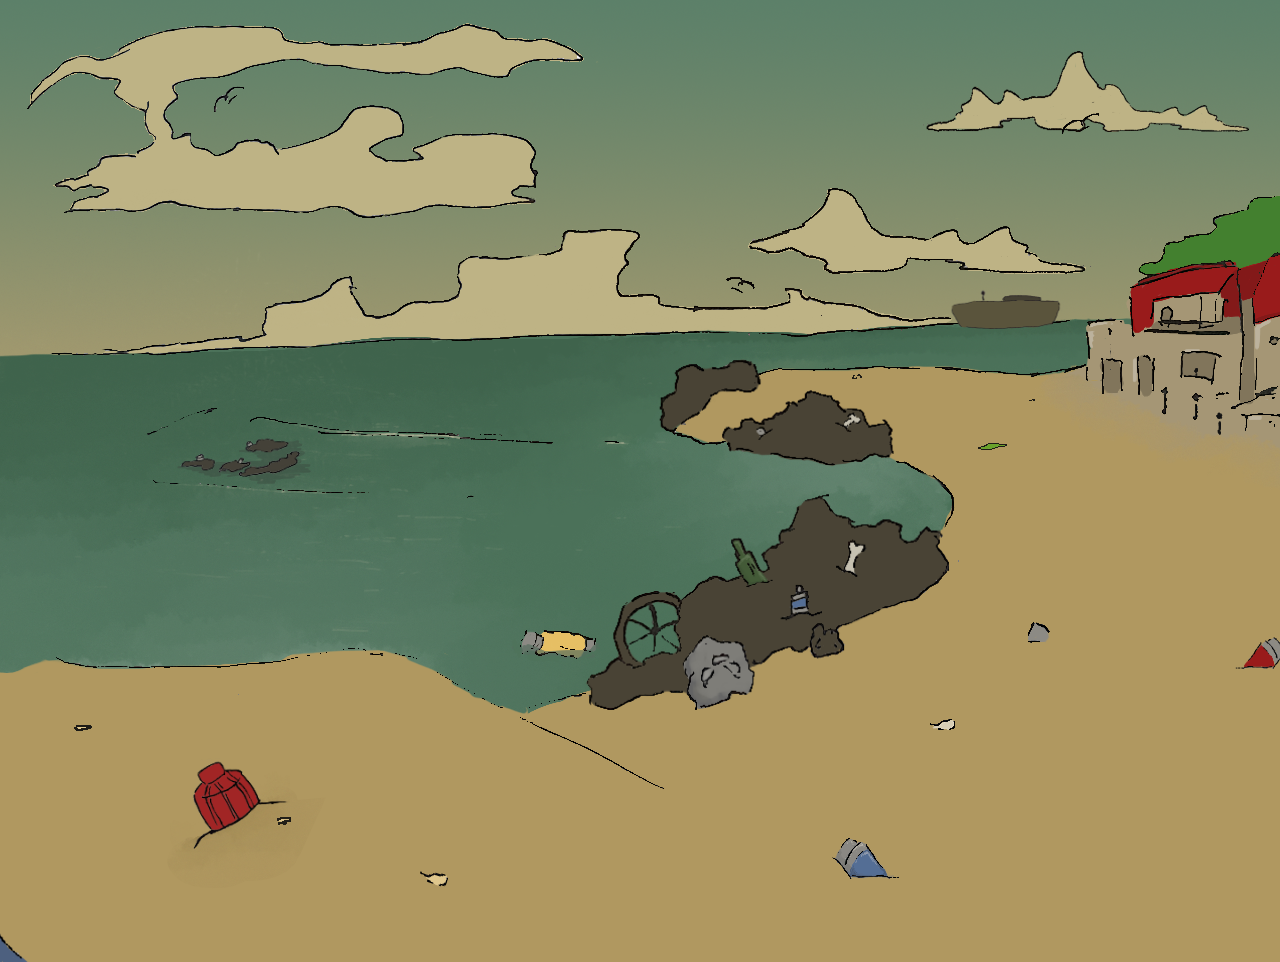
<file: index.html>
<!DOCTYPE html>
<html lang="en">
<link rel="stylesheet" href="style.css">
<head>
    <meta charset="UTF-8">
    <meta name="viewport" content="width=device-width, initial-scale=1.0">
    <title>Home</title>
</head>
<body class="b1">
    <audio autoplay loop src="multimedia assets/beachSound.mp3" id="audioEffect"></audio>
    <div class="container">
        <img src="multimedia assets/trash 1.png" alt="" class="trash1 openPop" data-popup="popUp1">
        <img src="multimedia assets/sea trash.png" alt="" class="trash2 openPop" data-popup="popUp2">
        <img src="multimedia assets/hermit crab.png" alt="" class="hermit openPop" data-popup="popUp3">
        <a><img src="multimedia assets/ship.png" alt="" class="ship" onclick="goToPageB()"></a>
        <div id="popUp1" class="popup">
            <div class="popup-content">
                <img src="multimedia assets/seashore trash.jpg" alt="">
            </div>
        </div>
        <div id="popUp2" class="popup">
            <div class="popup-content">
                <img src="multimedia assets/fish trash.png" alt="">
        </div>
            </div>
        <div id="popUp3" class="popup">
            <div class="popup-content">
                <img src="multimedia assets/hermit trash.png" alt="">
            </div>
        </div>
    </div>
    <section>
    </section>
    <script src="script.js"></script>
</body>
</html>
</file>
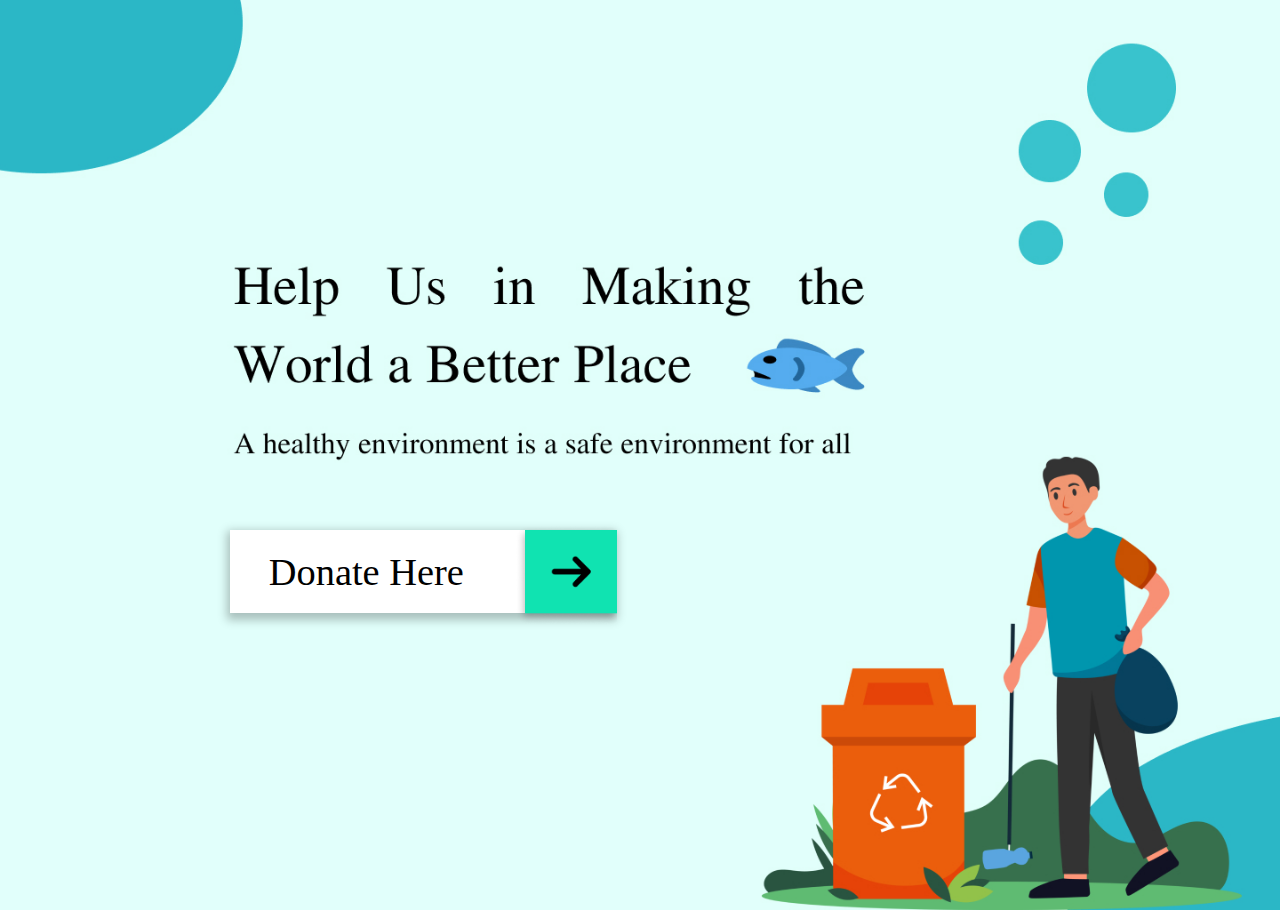
<file: donation1.html>
<!DOCTYPE html>
<html lang="en">
<link rel="stylesheet" href="styled1.css">
<head>
    <meta charset="UTF-8">
    <meta name="viewport" content="width=device-width, initial-scale=1.0">
    <title>Donation</title>
</head>
<body>
    <div class="container">
        <img src="multimedia assets/Donation Page.jpg" alt="">
    </div>
    <div class="isi">
        <a href="donation3.html">
            <div class="btn">
                <h2>Donate Here</h2>
                <div class="arrow">
                    
                </div>
            </div>
        </a>
    </div>
    
    <script src="script.js"></script>
</body>
</html>
</file>
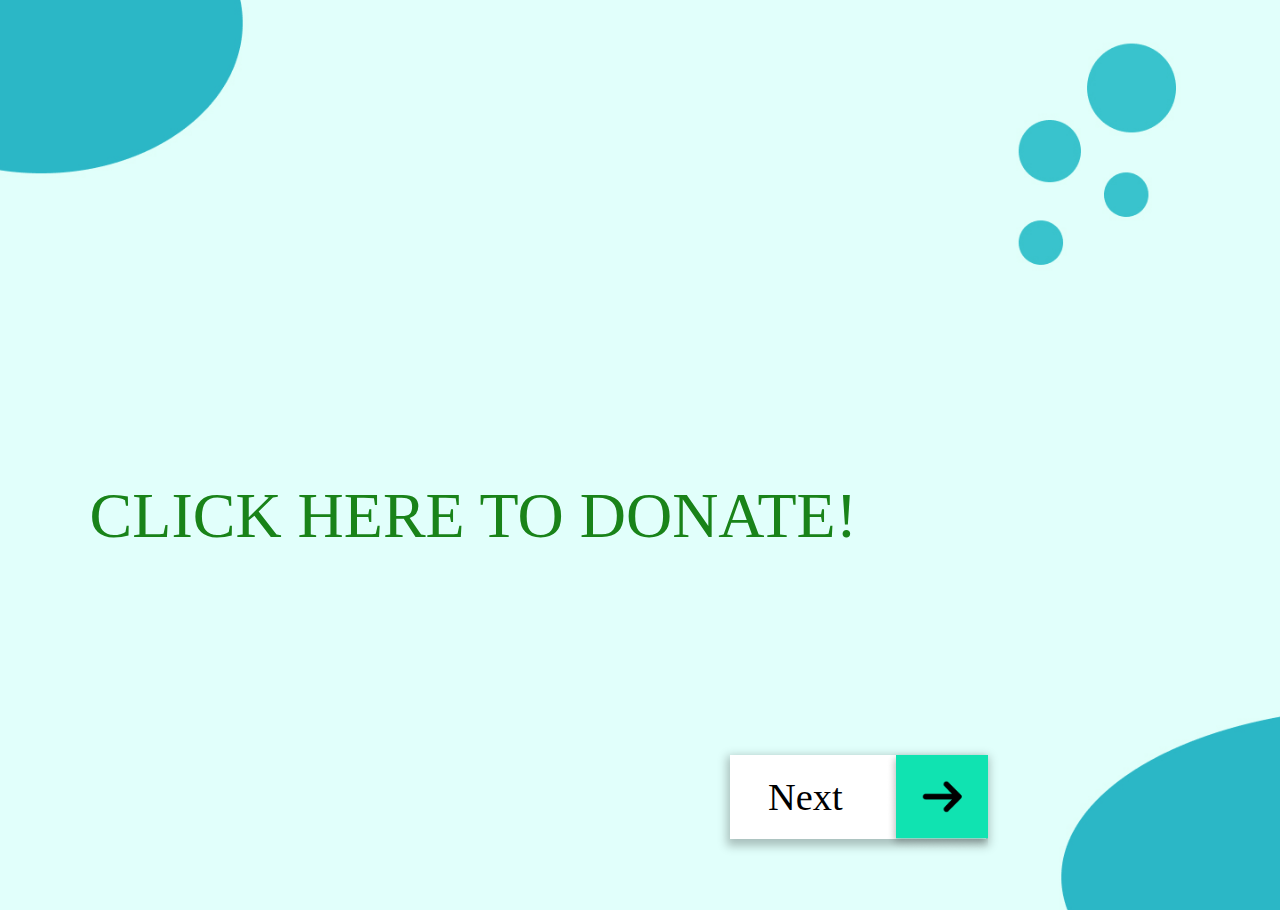
<file: donation3.html>
<!DOCTYPE html>
<html lang="en">
<link rel="stylesheet" href="styled3.css">
<head>
    <meta charset="UTF-8">
    <meta name="viewport" content="width=device-width, initial-scale=1.0">
    <title>Donation</title>
</head>
<body>
    <div class="container">
        <img src="multimedia assets/Donation page 2.jpg" alt="">
    </div>
    <div class="isi">
        <div class="kotak">
            <!-- <h1>PlaceHolder</h1> -->
        </div>
        <div class="row1">
            <a href="https://getplastic.id/" class="donationButton">CLICK HERE TO DONATE!</a>
        </div>
        <div class="row2">
        </div>
        <a href="donation4.html">
            <div class="btn">
                <h2>Next</h2>
                <div class="arrow">
                </div>
            </div>
        </a>
    </div>
    
    <script src="script.js"></script>
</body>
</html>
</file>
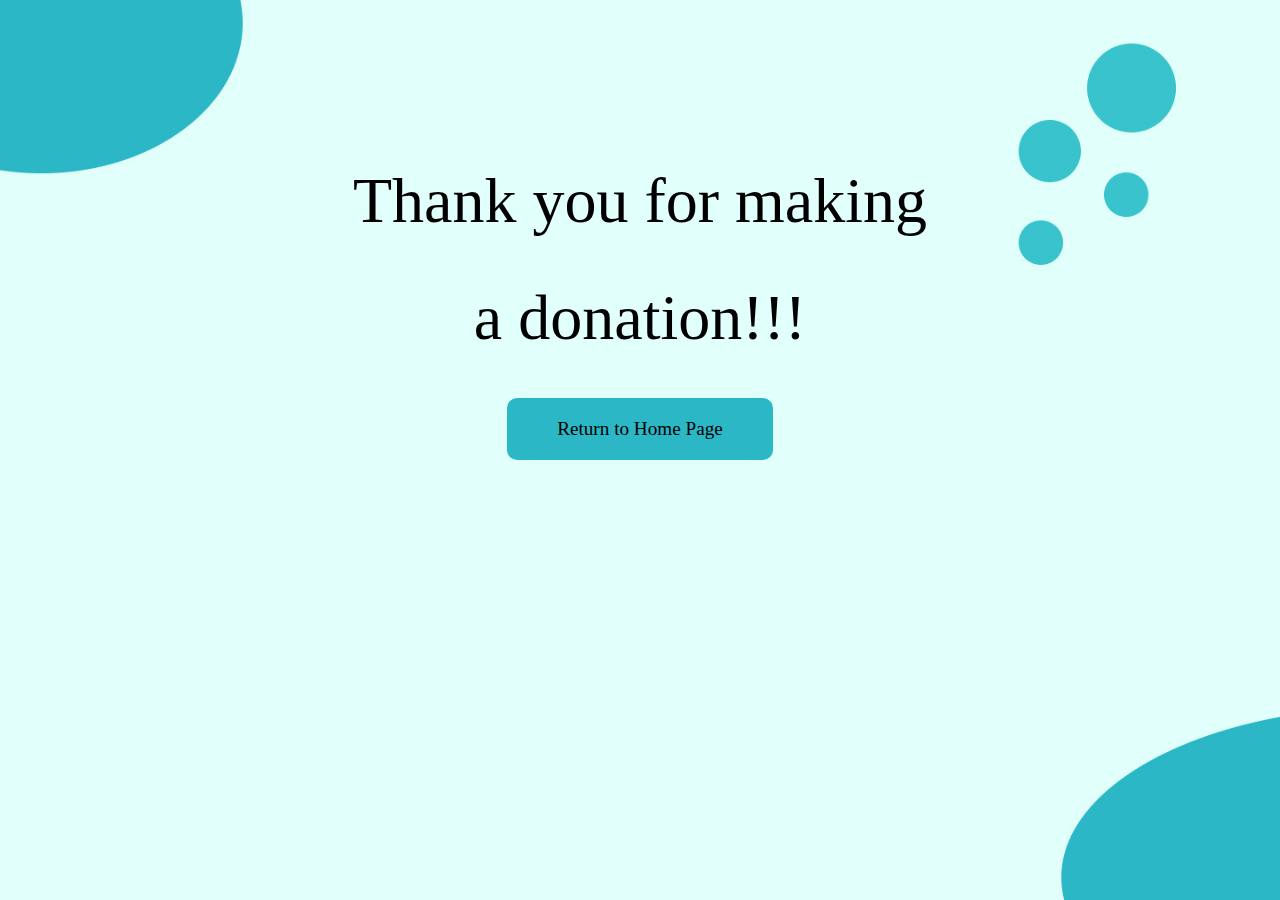
<file: donation4.html>
<!DOCTYPE html>
<html lang="en">
<head>
    <meta charset="UTF-8">
    <meta name="viewport" content="width=device-width, initial-scale=1.0">
    <title>Document</title>
    <link rel="stylesheet" href="styled4.css">
</head>
<body>
    <div>
        <h1>Thank you for making</h1>
        <h1>a donation!!!</h1>
        <button type="submit"><a href="index.html">Return to Home Page</a></button>
    </div>
</body>
</html>
</file>
<file: style.css>
*{
    margin: 0;
    padding: 0;
}

html, body {
    height: 100%;
}

body {
    display: flex;
    justify-content: center;
    align-items: center;
    background-color: #2087A2;
    transition: transform 1s ease-in-out;
}

.b1{
    background-color: #B09860;
}

.container {
    position: absolute;
    width: 1440px;
    height: 1024px;
    background-image: url("multimedia assets/background.png");
    background-size: cover;
    background-position: center;
    overflow: none;
}

  
.interactable {
    position: absolute;
    cursor: pointer;
}

.trash1{
    position: absolute;
    width: 390px;
    top: 406px;
    left: 650px;
} 
.trash1:hover{
    content: url("multimedia assets/trash hover 1.png");
}
.trash2{
    position: absolute;
    width: 120px;
    top: 497px;
    left: 260px;
} 
.trash2:hover{
    content: url("multimedia assets/sea trash hover.png");
}
.hermit{
    position: absolute;
    width: 120px;
    top: 820px;
    left: 250px;
}

.hermit:hover{
    content: url("multimedia assets/hermit crab pop.png");
}

.ship{
    position: absolute;
    width: 85px;
    top: 305px;
    left: 1040px;
    transform: rotate(270deg);
}

.ship:hover{
    content: url("multimedia assets/ship hover.png");
}

.popup{
    top: 0;
    left: 0;
    right: 0;
    bottom: 0;
    position: fixed;
    display: flex;
    align-items: center;
    justify-content: center;
    z-index: 1;
    opacity: 0;
    pointer-events: none;
}

.popup.open{
    opacity: 1;
    z-index: 999;
    pointer-events: none;
}

.containerSeaFloor{ 
    position: absolute;
    width: 1440px;
    height: 1024px;
    background-image: url("multimedia assets/seafloor background 1.jpg");
    background-size: cover;
    background-position: center;
    overflow: scroll;
    /* z-index: 1; */
    animation: transitionIn 0.5s;
}


.trashfly1{
    position: absolute;
    width: 150px;
    top: 570px;
    left: 655px;  
}

.trashfly2{
    position: absolute;
    width: 160px;
    top: 210px;
    left: 930px;  
}

.trashfly3{
    position: absolute;
    width: 170px;
    top: 250px;
    left: 550px;  
}

.trashfly4{
    position: absolute;
    width: 170px;
    top: 300px;
    left: 330px;  
}

.tape{
    position: absolute;
    width: 400px;
    right: 1050px;
    top: 500px;
}

.diver{
    position: absolute;
    width: 500px;
    bottom: 0px;
    right:0;
}

.hook{
    position: relative;
    width: 300px;
    top: 30px;
    left: 20px;
}

.tape:hover{
    content: url("multimedia assets/tape hover.png");
}

.diver:hover{
    content: url("multimedia assets/diver hover.png");
}

.hook:hover{
    content: url("multimedia assets/fishing hook hover.png")
}

.trashfly1:hover{
    content: url("multimedia assets/trash fly 1 hover.png");
}

.trashfly2:hover{
    content: url("multimedia assets/trash fly 2 hover.png");
}

.trashfly3:hover{
    content: url("multimedia assets/trash fly 3 hover.png");
}

.trashfly4:hover{
    content: url("multimedia assets/trash fly 4 hover.png");
}

.article{
    display: inline-block;
    position: fixed;
    overflow: scroll;
    opacity: 0;
    transform: scale(0.98);
}

.article.open{
    pointer-events:stroke;
    opacity: 1;
    z-index: 999;
}

section{
    position: relative;
    width: 100%;
    height: 1024px;
    overflow: hidden;
    display: flex;
    justify-content: center;
    align-items: center;
    pointer-events: none;
    z-index: 1;
}

section span{
    overflow: hidden;
    position: absolute;
    bottom: -50px;
    background: transparent;
    border-radius: 50%;
    pointer-events: none;
    box-shadow: inset 0 0 10px rgba(166, 214, 250, 0.5);
    animation: animate 3s linear infinite;
}

section span:before{
    content: '';
    position: absolute;
    width: 100%;
    height: 100%;
    transform: scale(0.25) translate(-70%, -70%);
    background: radial-gradient(#dceef5,transparent);
    border-radius: 50%;
}

@keyframes animate
{
    0%
    {
        transform: translateY(0);
        opacity: 1;
    }
    99%{
        opacity: 1;
    }
    100%{
        transform: translateY(-1200%);
        opacity: 0;
    }
}

.float{
    animation: floatAnimate 3s ease-out infinite;
}

.float1{
    animation: floatAnimate1 3s ease-out infinite;
}
.float2{
    animation: floatAnimate2 3s ease-out infinite;
}
.float3{
    animation: floatAnimate3 3s ease-out infinite;
}
.float4{
    animation: floatAnimate4 3s ease-out infinite;
}

@keyframes floatAnimate{
    70%{
        transform: translateY(30px);
    }
}
@keyframes floatAnimate1{
    35%{
        transform: translateY(40px);
    }
}
@keyframes floatAnimate2{
    55%{
        transform: translateY(70px);
    }
}
@keyframes floatAnimate3{
    25%{
        transform: translateY(50px);
    }
}
@keyframes floatAnimate4{
    35%{
        transform: translateY(20px);
    }
}

@keyframes transitionIn{
    from{
        opacity: 0;
        transform: translateY(150%);
    }
    to{
        opacity: 1;
        transform: translateY(0%);
    }
}
</file>
<file: styled1.css>
*{
    margin: 0;
    padding: 0;
}
html, body {
    height: 100%;
} 

.container {
    width: 100%;
    height: auto;
}
.container img{
    position: relative;
    width: 100%;
    height: auto;
    z-index: -2;
}

.isi {
    width: 100%;
    height: 30vw;
    margin-top: -60vw;
}

.btn{
    display: flex;
    flex-direction: row;
    background-color: #FFFFFF;
    height: 6.5vw;
    width: 27vw;
    margin-top: 30vw;
    margin-left: 18vw;
    justify-content: space-between;
    align-items: center;
    padding-left: 3vw;
    box-shadow: 0px 4px 9px 3px rgba(0, 0, 0, 0.25);
}
a{
    text-decoration: none;
}
.btn h2{
    color: black;
    font-size: 3vw;
    font-weight: lighter;
}
.btn .arrow{
    background-image: url("/multimedia assets/button.png");
    background-size: cover;
    height: 7.8477vw;
    width: 8vw;
    margin-top: 0.5vw;
    margin-right: -0.2vw;
}
.btn .arrow:hover {
    background-image: url("/multimedia assets/button hover.png");
 }
</file>
<file: styled3.css>
*{
    margin: 0;
    padding: 0;
}
html, body {
    height: 100%;
} 

.container {
    width: 100%;
    height: auto;
}
.container img{
    position: relative;
    width: 100%;
    height: auto;
    z-index: -2;
}

.isi {
    width: 100%;
    height: 30vw;
    margin-top: -60vw;
}

.kotak{
    font-size: 2.3vw;
    height: 15vw;
    width: 44vw;
    margin-left: 7vw;
    margin-top: 7vw;
}

.kotak h1{
    font-weight: lighter;
}

.row1{
    margin-top: 4vw;
    height: 7vw;
    width: 70vw;
    margin-left: 7vw;
    display: flex;
    flex-direction: row;
    justify-content: space-between;
}

.row1 img{
    border: 0.2vw solid black;
}

.row2{
    margin-top: 4vw;
    height: 7.6vw;
    width: 70vw;
    margin-left: 7vw;
    display: flex;
    flex-direction: row;
}

.row2 img{
    border: 0.2vw solid black;
}
.row1 :hover{
    scale: 1.05;
    transition: 1s;
}
.row2 :hover{
    scale: 1.05;
    transition: 1s;
}

.btn{
    display: flex;
    flex-direction: row;
    background-color: #FFFFFF;
    height: 6.5vw;
    width: 17vw;
    margin-top: 3vw;
    margin-left: 57vw;
    justify-content: space-between;
    align-items: center;
    padding-left: 3vw;
    box-shadow: 0px 4px 9px 3px rgba(0, 0, 0, 0.25);
}
a{
    text-decoration: none;
}
.btn h2{
    color: black;
    font-size: 3vw;
    font-weight: lighter;
}
.btn .arrow{
    background-image: url("/multimedia assets/button.png");
    background-size: cover;
    height: 7.8477vw;
    width: 8vw;
    margin-top: 0.5vw;
    margin-right: -0.2vw;
}
.btn .arrow:hover {
    background-image: url("/multimedia assets/button hover.png");
 }

 .donationButton{
    font-size: 64px;
    color: rgb(25, 131, 25);
    transition: 0.3s;
 }

 .donationButton:hover{
    font-size: 68px;
    color: rgb(44, 44, 44);
 }
</file>
<file: styled4.css>
body{
    background-image: url("/multimedia assets/Donation page 2.jpg");
    background-size: cover;
}

div{
    text-align: center;
    align-items: center;
    margin-top: 13%;
}

div h1{
    text-align: center;
    align-items: center;
    font-family: Georgia, 'Times New Roman', Times, serif;
    font-weight: lighter;
    font-size: 5vw;
}

button{
    background-color: #2CB7C6;
    padding: 20px 50px;
    border-radius: 10px;
    transition: 0.3s;
    border: none;
}

button a{
    color: black;
    text-decoration: none;
    font-size: 1.5vw;
    font-family: Georgia, 'Times New Roman', Times, serif;
}

button:hover{
    background-color: #2E8993;
    transition: 0.3s;
    cursor: pointer;
}
</file>
